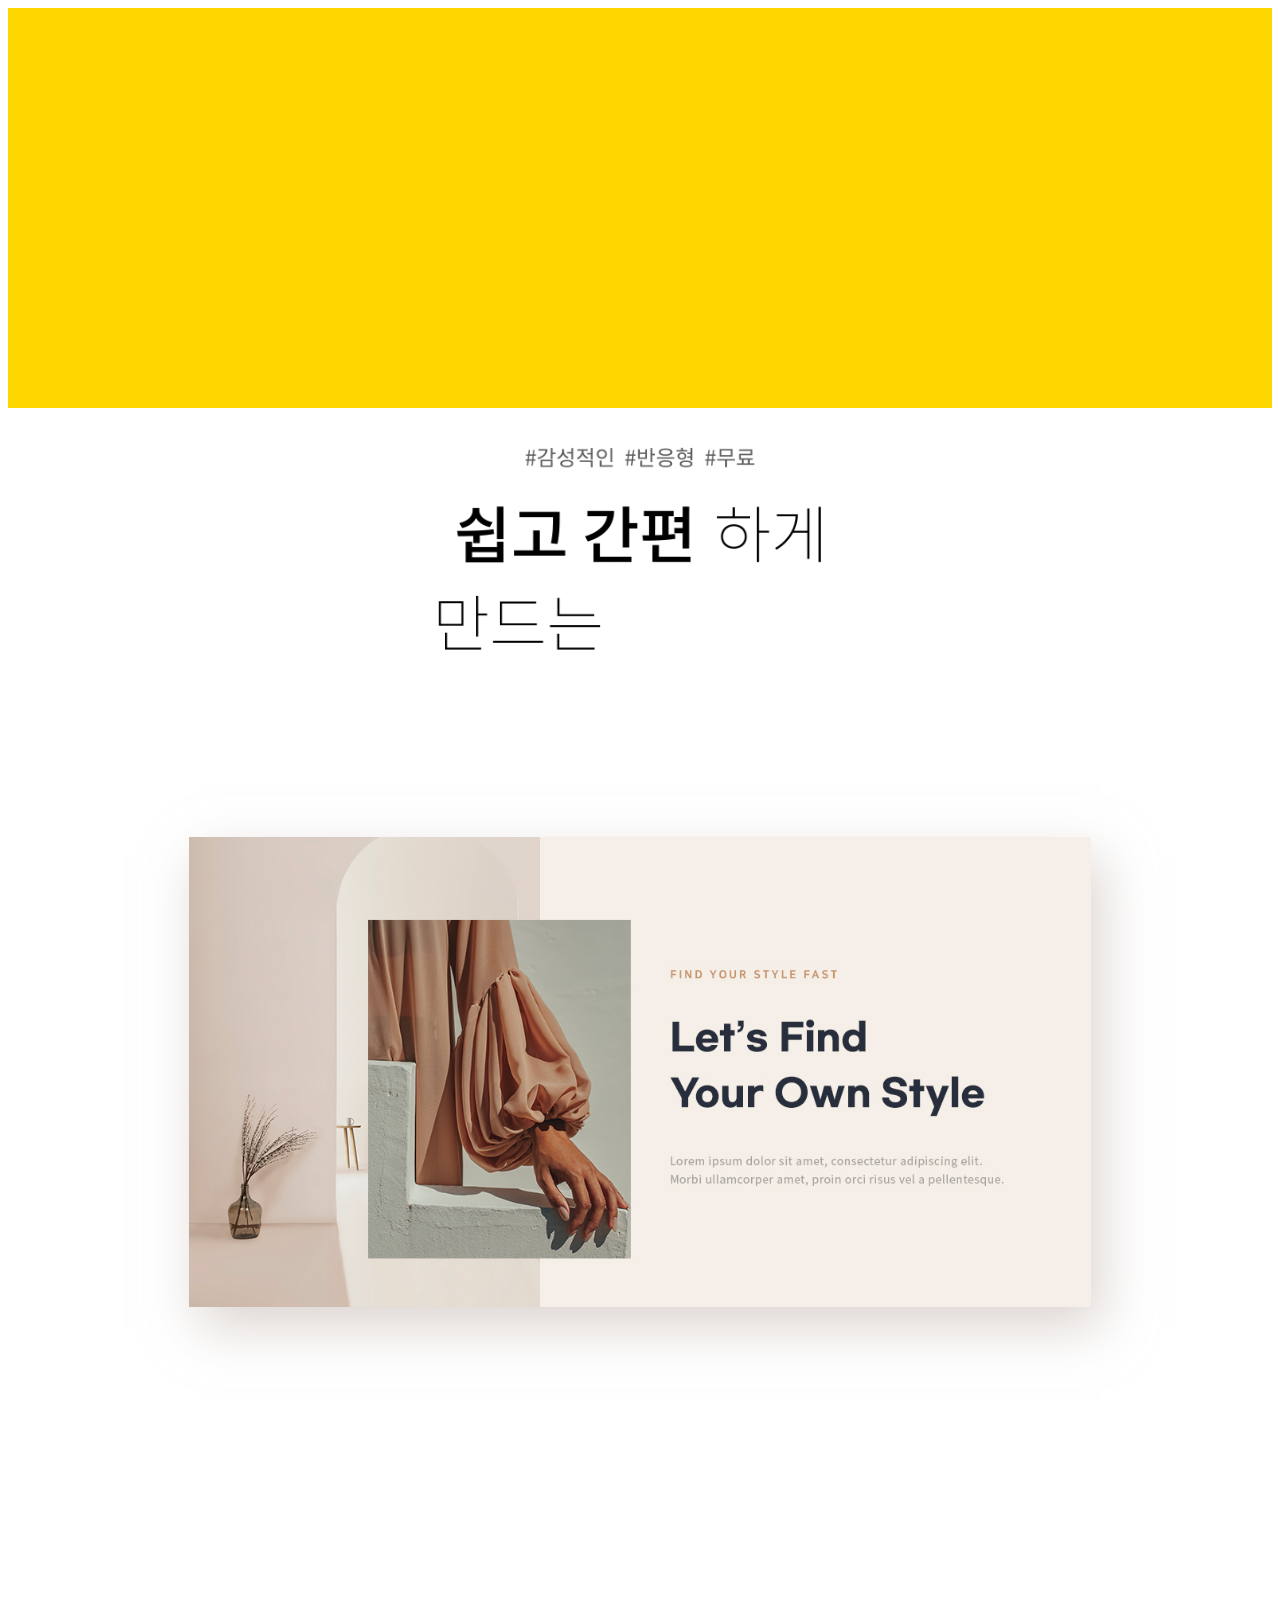
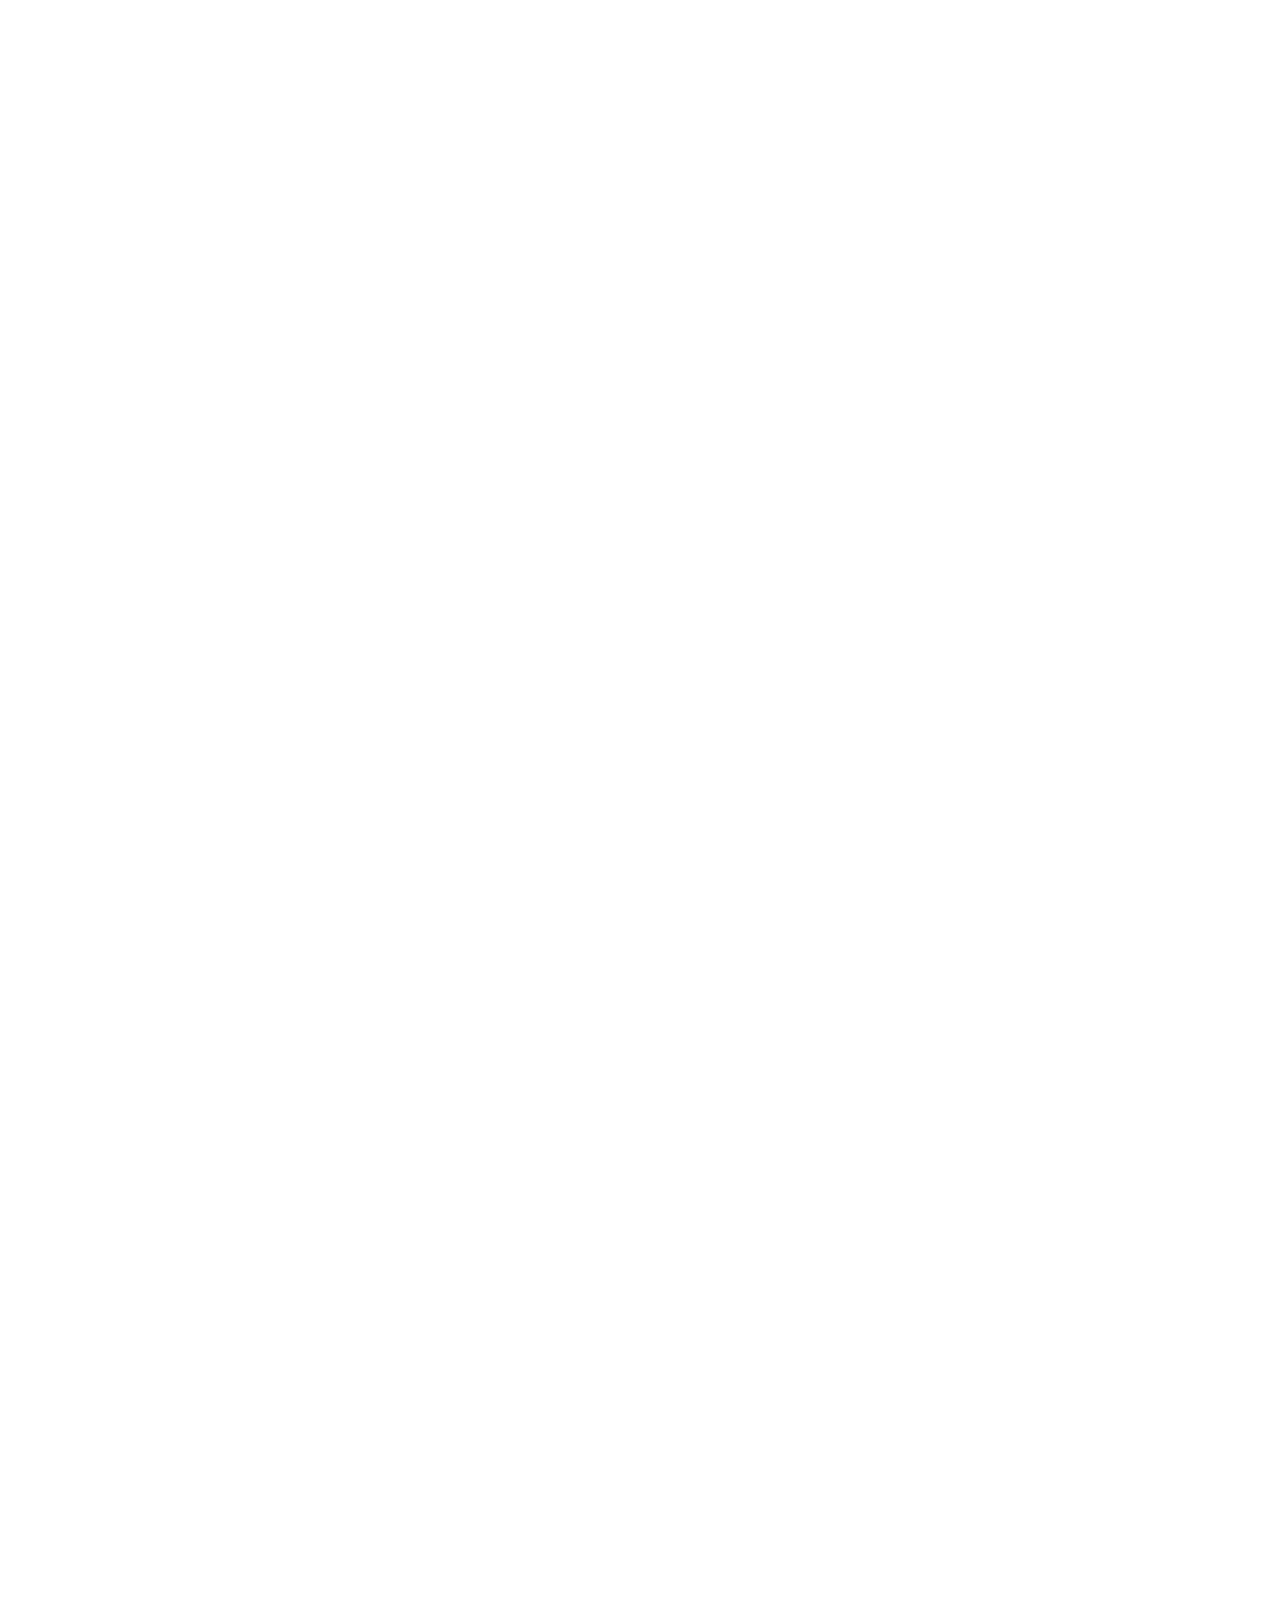
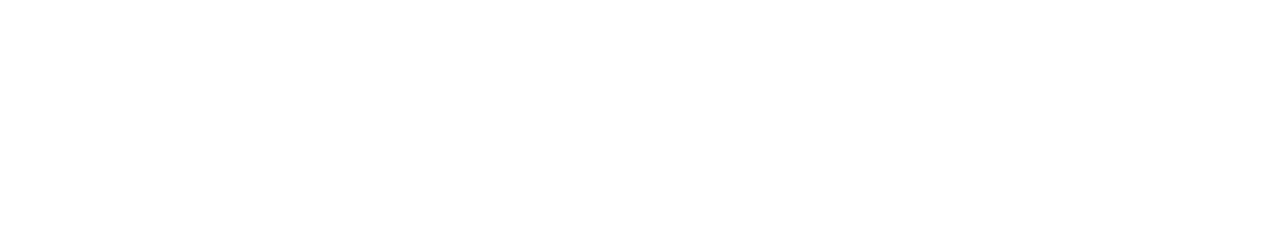
<file: index.html>
<!DOCTYPE html>
<html lang="kr">
<head>
    <meta charset="UTF-8">
    <meta http-equiv="X-UA-Compatible" content="IE=edge">
    <meta name="viewport" content="width=device-width, initial-scale=1.0">
    <script src="https://code.jquery.com/jquery-2.2.4.min.js"></script>
    <title>Jquery Scroll</title>
    <style>
        body {
            /* height: 3500px; */
        }
        .pc-content {
            width: 100%;
            height: 100%;
        }

        .main-content-intro {
            position: sticky;
            top: 0px;
        }

        .main-text_video-container {
            display: flex;
            justify-content: center;
            align-items: center;
        }

        .main-text_video {
            width: 860px;
        }
        .main-preview {
            position: relative;
            background-color: white;
            display: flex;
            justify-content: center;
            width: 100%;
        }
        .main-preview-contents {
            position: sticky;
            width: 1000px;
            margin: 110px 0 140px 0;
            box-shadow: 10px 20px 50px 0px rgb(189, 176, 169, 0.54);
        }
        .main-preview-image {
            width: 100%;
        }
        .main-preview-sidebar-top {
            position: absolute;
            opacity: 0;
        }
        .main-preview-sidebar-left {
            position: absolute;
            box-shadow: 10px 20px 50px 0px rgb(189, 176, 169, 0.54);
            opacity: 0;
        }
        .main-preview-popup-left {
            position: absolute;
            box-shadow: 10px 20px 40px 0px rgb(189, 182, 178, 0.68);
            opacity: 0;
        }
        .main-preview-popup-right {
            position: absolute;
            box-shadow: 10px 20px 40px 0px rgb(189, 182, 178, 0.68);
            opacity: 0;
        }
        .main-preview-target {
            position: absolute;
            opacity: 0;
        }

        @media (max-width: 1000px) {
            .main-text_video {
                width: calc(100% * (43/50));
            }
        }

        @media (max-width: 768px) {
            .main-preview-contents {
                position: relative;
                margin: unset;
            }
        }

        @media (max-width: 1400px) {
            .main-preview-contents {
                width: calc(100% * (5/7));
            }
        }
        </style>
</head>
<body>
    <div class="pc-content">
        <div class="temp" style="height: 400px; background: gold"></div>
        <div class="main-container">
            <div class="main-content-intro">
                <div class="main-text_video-container">
                    <video class="main-text_video" autoplay muted loop playsinline>
                        <source src="./realreal.mp4">
                    </video>
                </div>
                <div class="main-preview">
                    <div class="main-preview-contents">
                        <img class="main-preview-image" src="./img/main_image.jpg" alt="none">
                        <img class="main-preview-sidebar-top" src="./img/main_side_top.jpg" alt="none">
                        <img class="main-preview-sidebar-left" src="./img/main_side_left.jpg" alt="none">
                        <img class="main-preview-target" src="./img/main_target.png" alt="none">
                        <img class="main-preview-popup-left" src="./img/main_pop_left.jpg" alt="none">
                        <img class="main-preview-popup-right" src="./img/main_pop_right.jpg" alt="none">
                    </div>
                </div>
            </div>
        </div>
   </div>
   <script src="./scroll_rock.js"></script>
</body>
</html>
</file>
